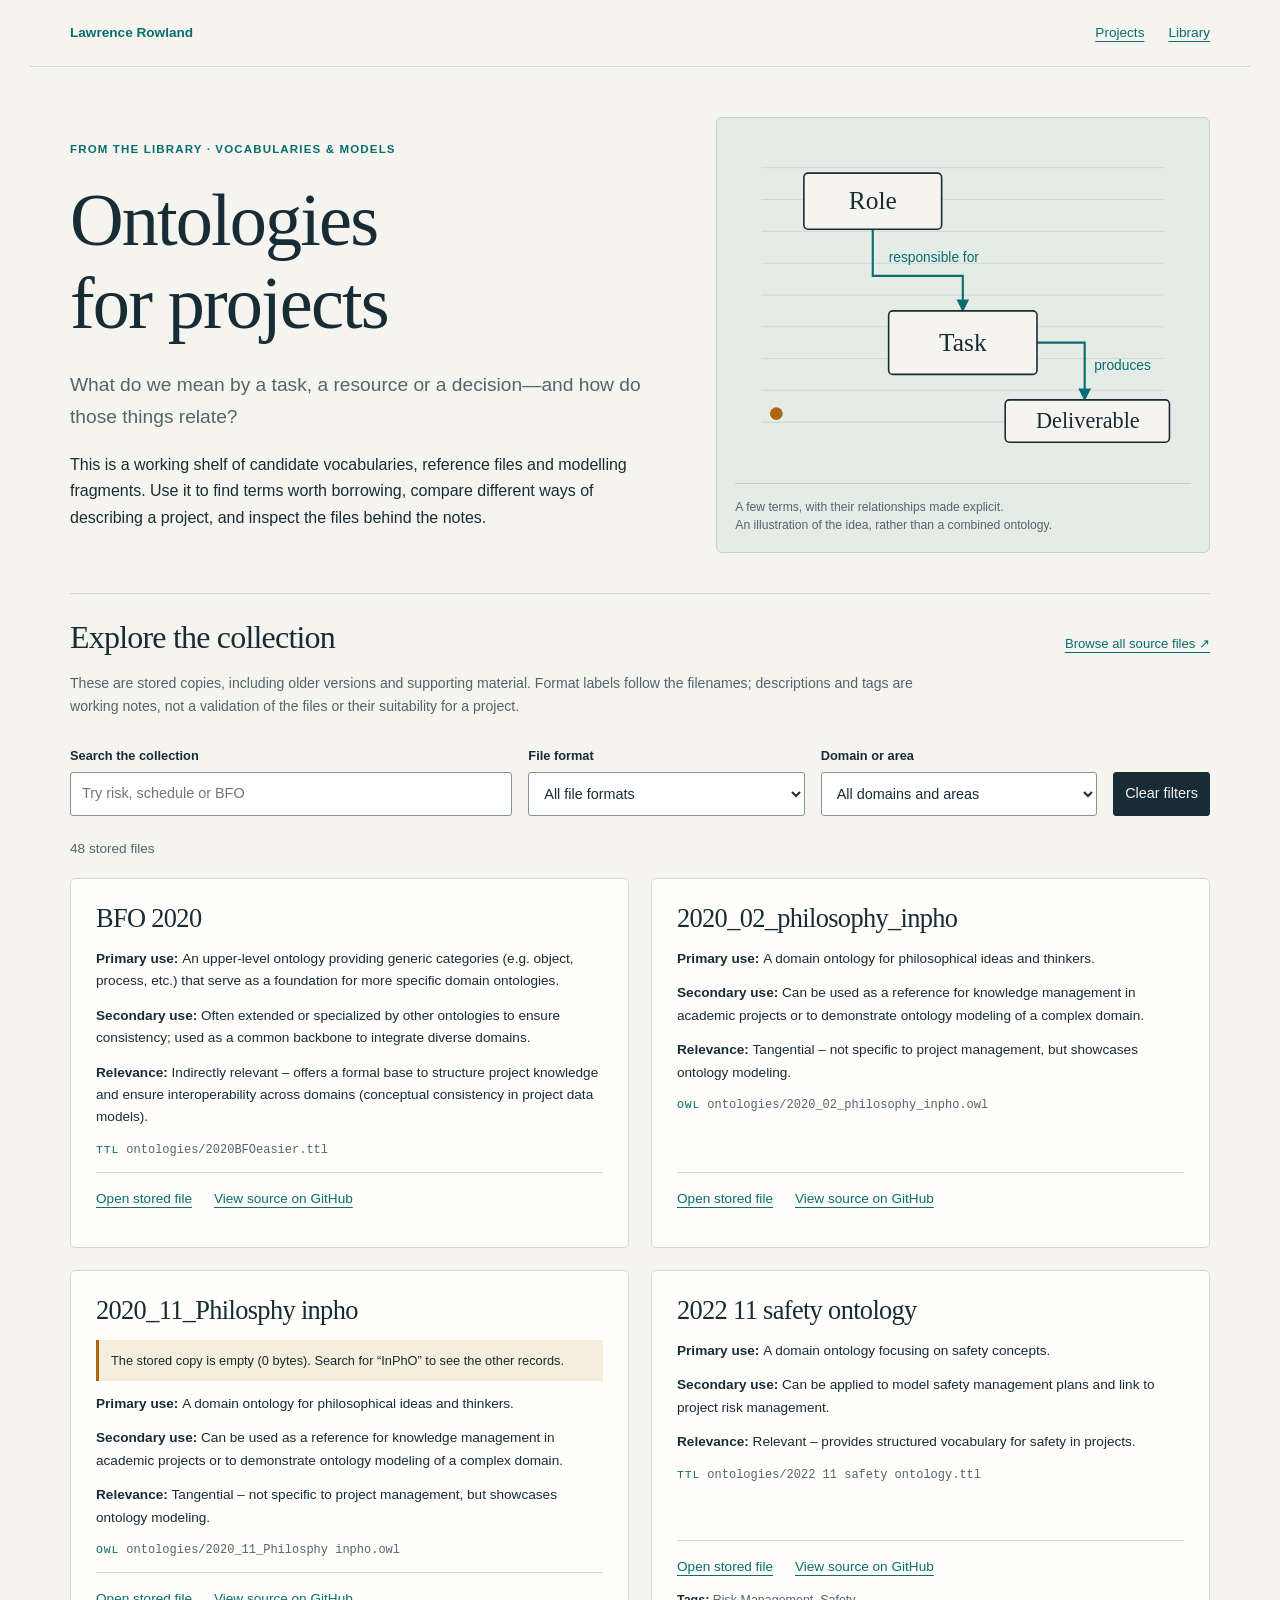
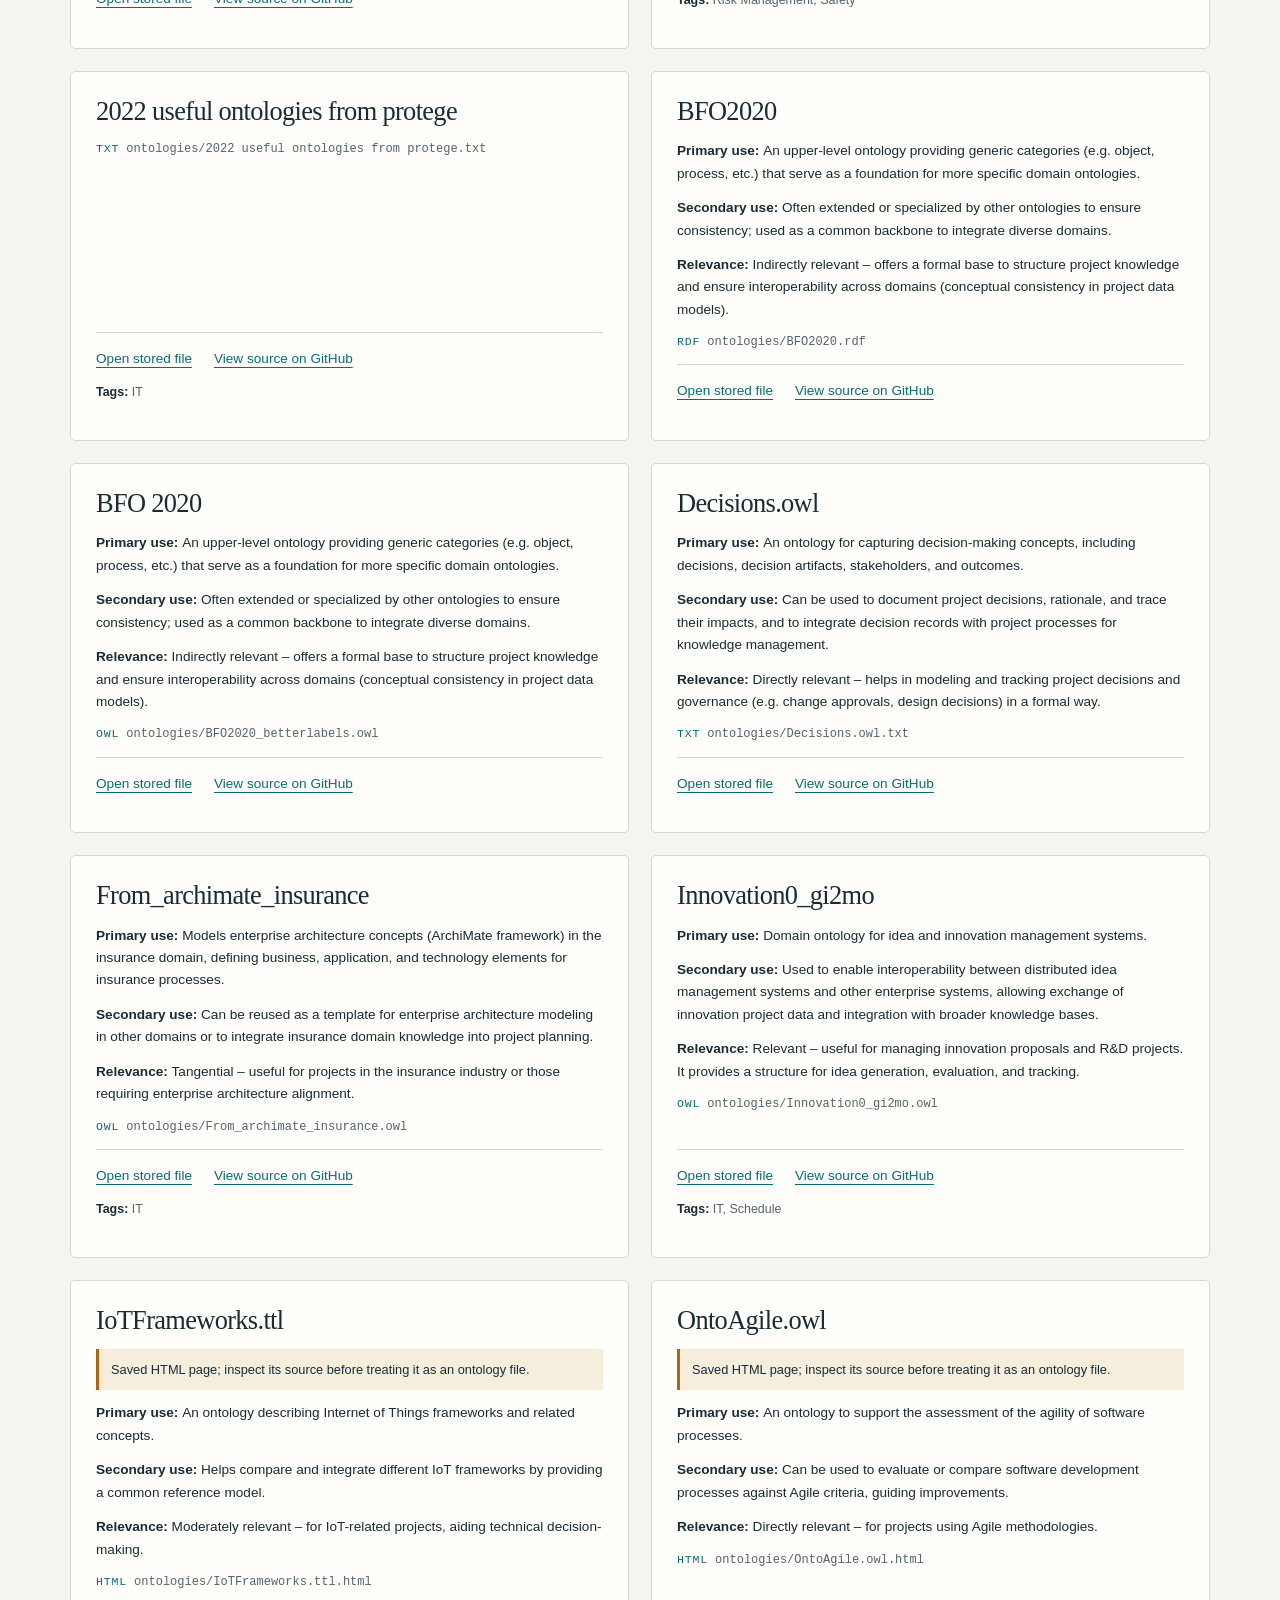
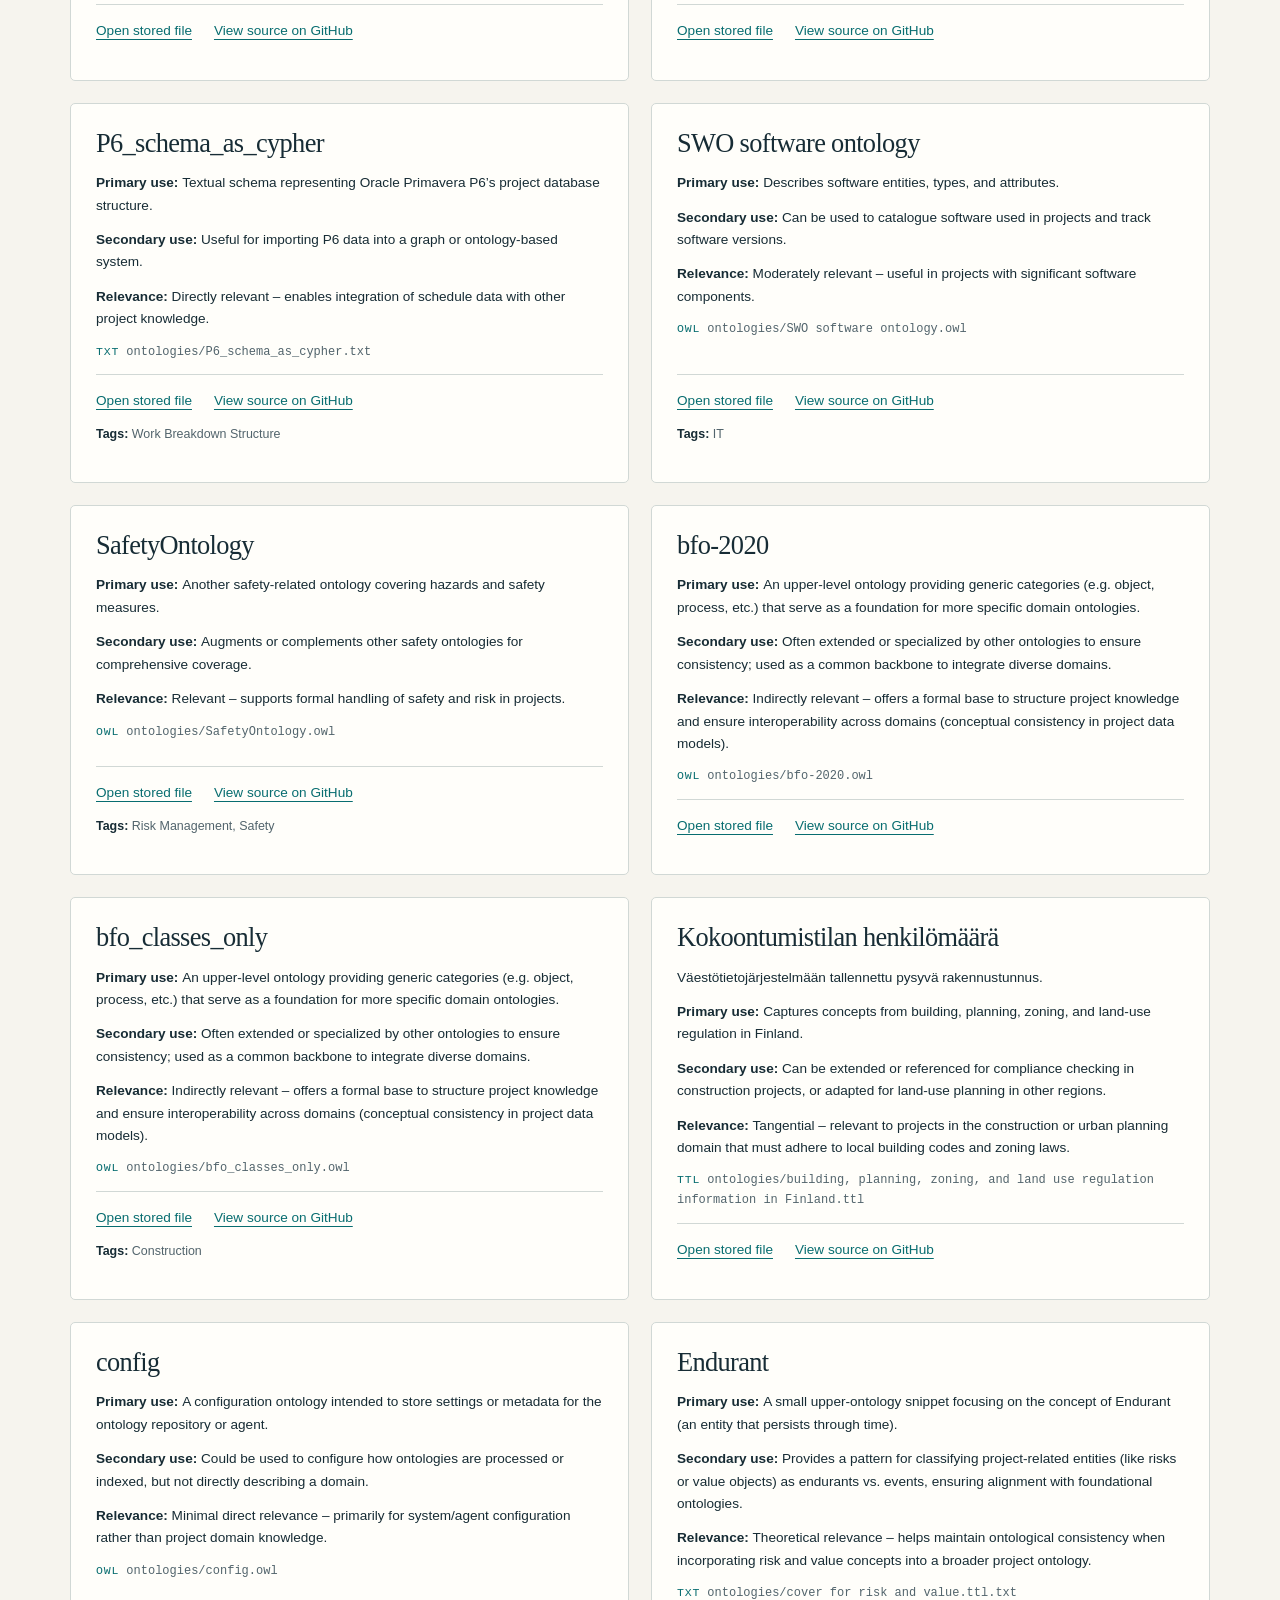
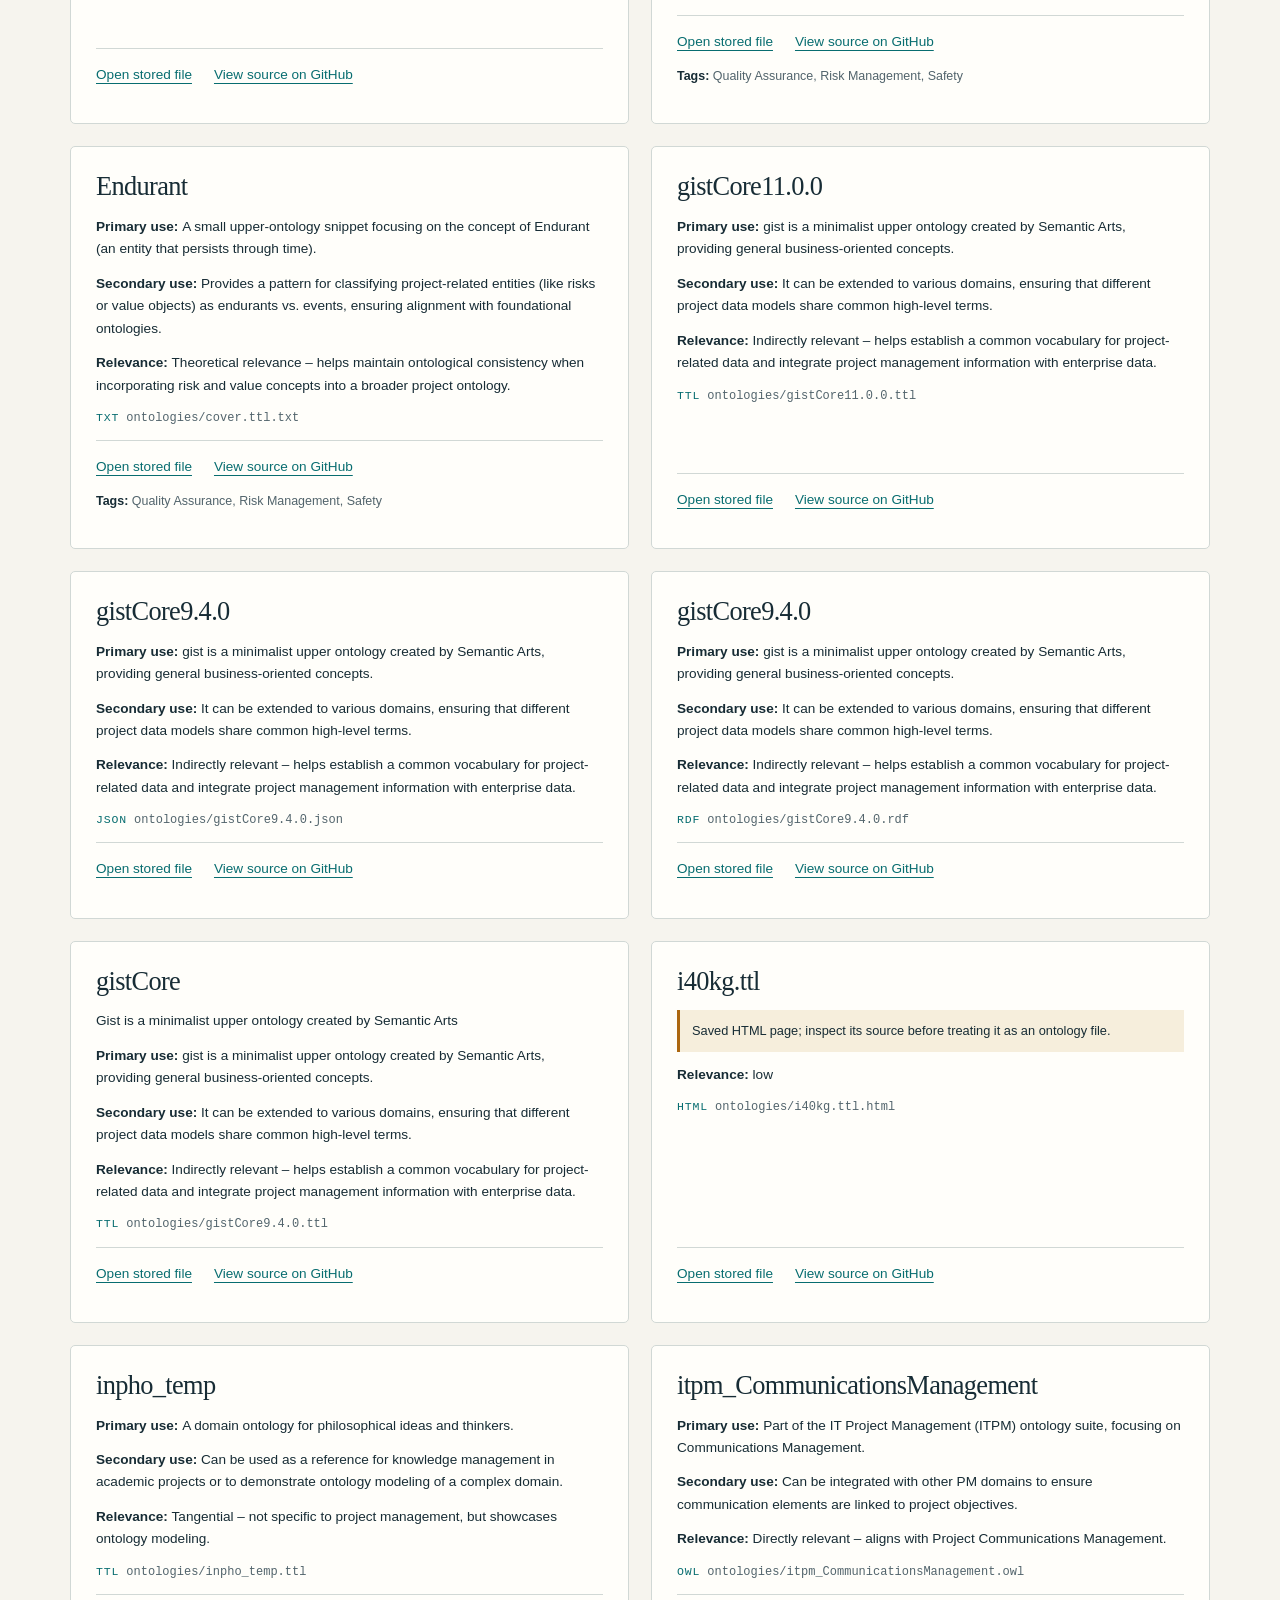
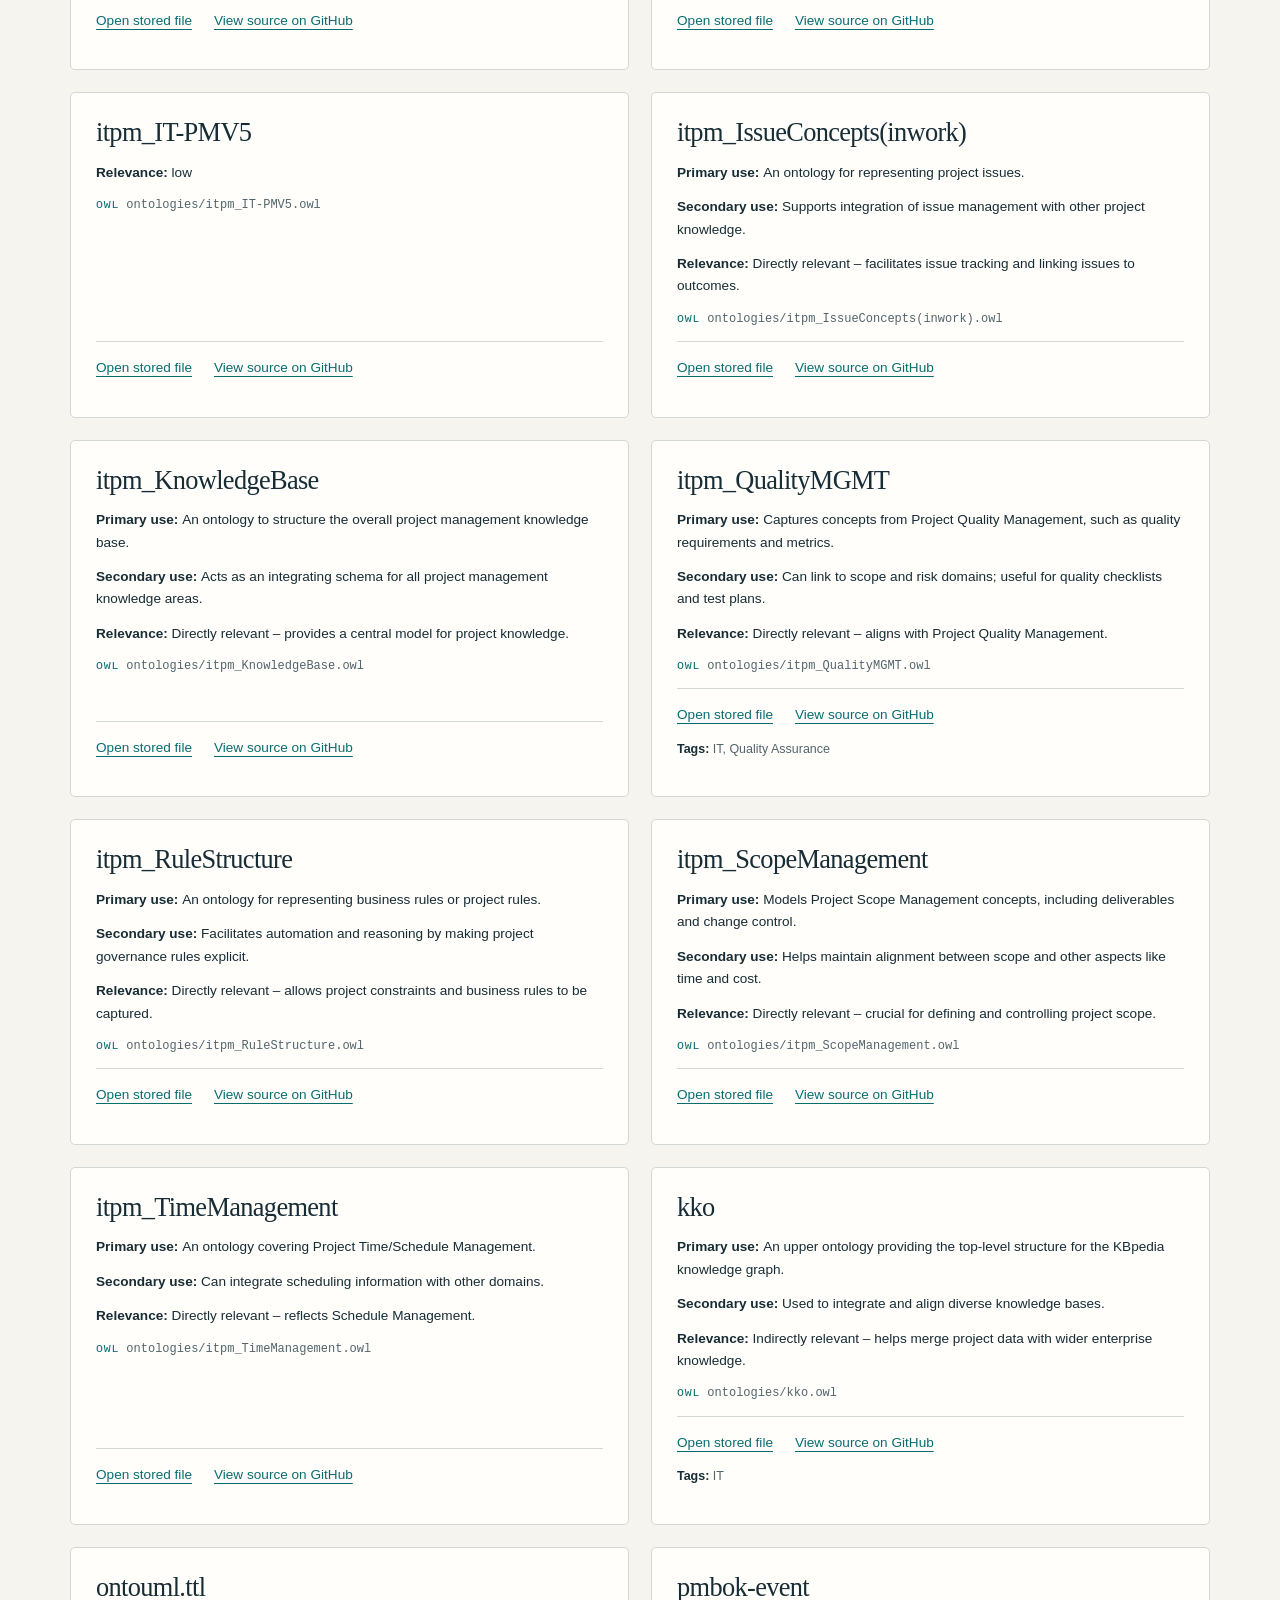
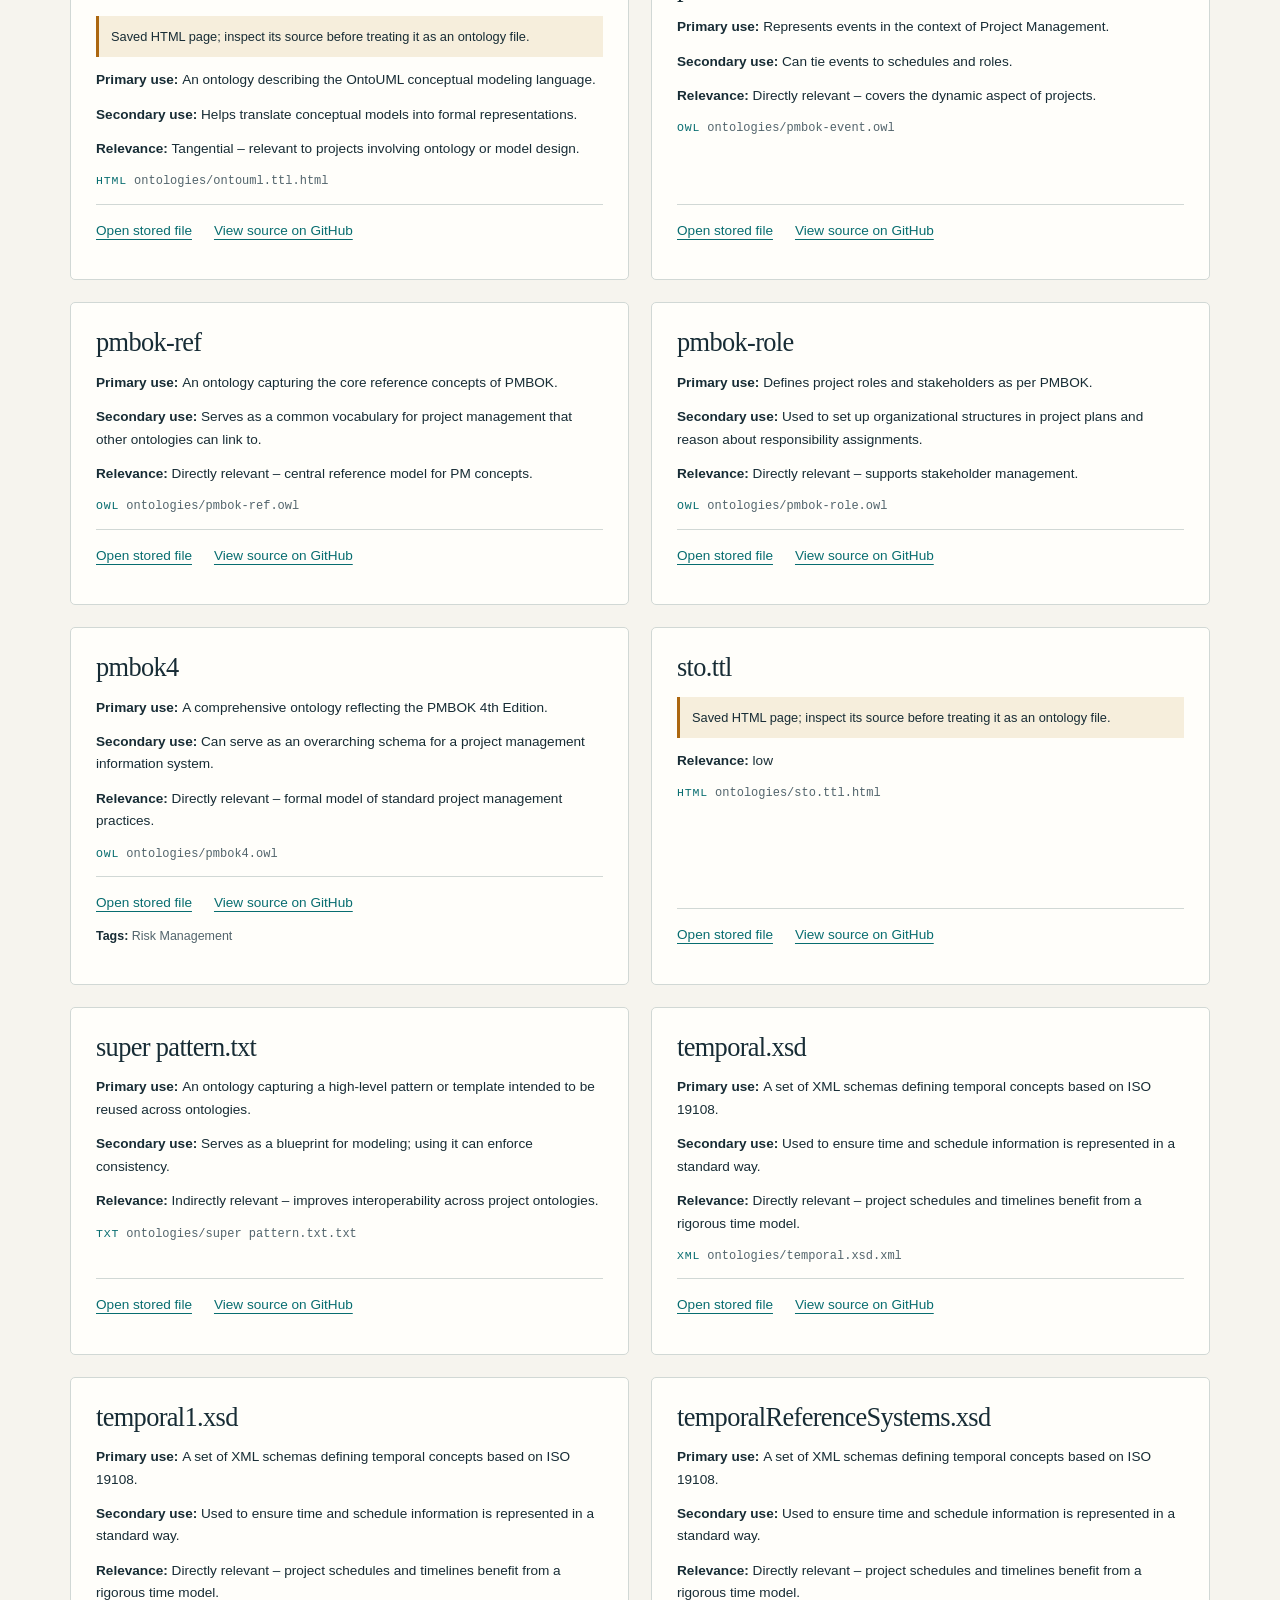
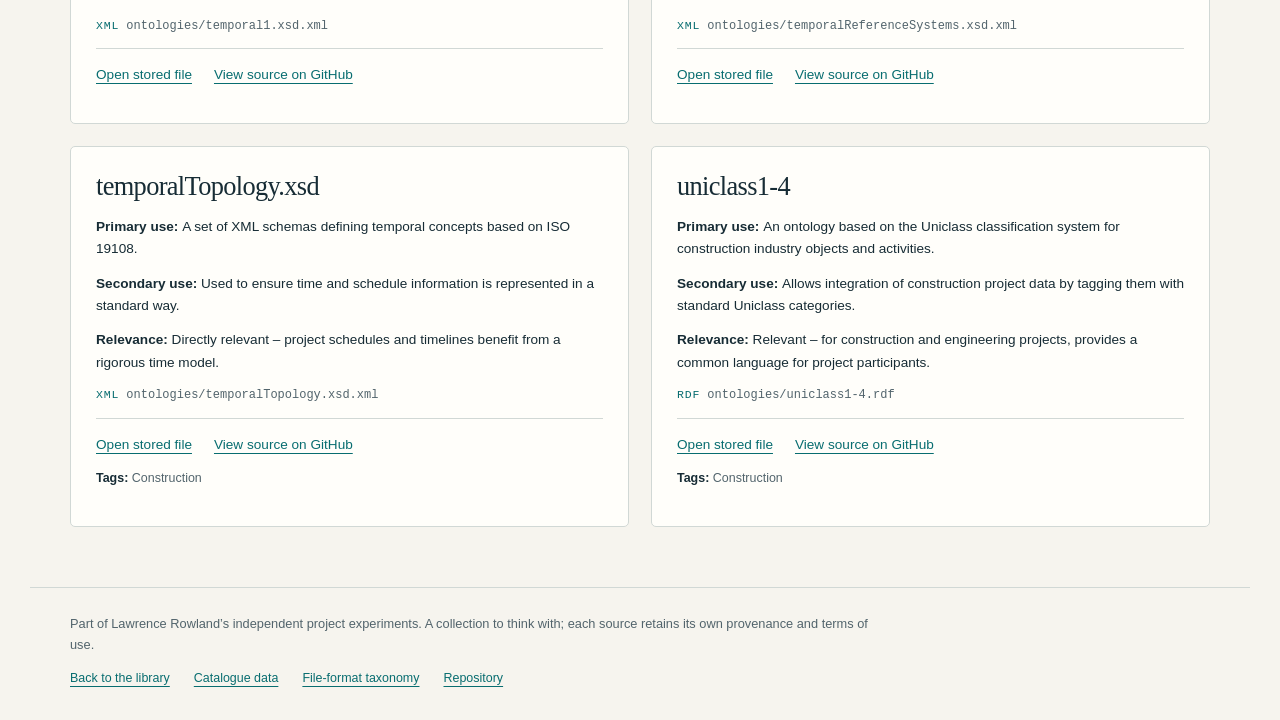
<file: docs/index.html>
<!DOCTYPE html>
<html lang="en">
<head>
  <meta charset="UTF-8">
  <meta name="viewport" content="width=device-width, initial-scale=1">
  <title>Ontologies for projects · Lawrence Rowland</title>
  <meta name="description" content="A working collection of candidate ontologies, reference files and modelling fragments for projects. Browse the notes and open the original stored files.">
  <link rel="icon" href="catalogue-mark.svg" type="image/svg+xml">
  <link rel="stylesheet" href="catalogue.css">
  <!-- Add a real Google measurement ID here if analytics is configured. -->
  <script type="application/ld+json">
  {
    "@context": "https://schema.org",
    "@type": "CollectionPage",
    "name": "Ontologies for projects",
    "description": "A working collection of candidate ontologies, reference files and modelling fragments for projects.",
    "url": "https://lawrencerowland.github.io/Ontologies-for-projects/",
    "isPartOf": {"@type": "WebSite", "name": "Lawrence Rowland — independent project experiments", "url": "https://lawrencerowland.github.io/"}
  }
  </script>
  <script defer src="catalogue.js"></script>
</head>
<body>
  <a class="skip" href="#catalogue">Skip to the catalogue</a>
  <header class="site-header">
    <a class="brand" href="https://lawrencerowland.github.io/">Lawrence Rowland</a>
    <nav aria-label="Main navigation"><a href="https://lawrencerowland.github.io/side-projects.html">Projects</a><a href="https://lawrencerowland.github.io/library.html">Library</a></nav>
  </header>
  <main>
    <section class="intro" aria-labelledby="title">
      <div>
        <p class="eyebrow">From the library · vocabularies &amp; models</p>
        <h1 id="title">Ontologies<br>for projects</h1>
        <p class="lead">What do we mean by a task, a resource or a decision—and how do those things relate?</p>
        <p>This is a working shelf of candidate vocabularies, reference files and modelling fragments. Use it to find terms worth borrowing, compare different ways of describing a project, and inspect the files behind the notes.</p>
      </div>
      <figure class="vocabulary-picture">
        <svg viewBox="0 0 430 310" role="img" aria-labelledby="picture-title picture-desc">
          <title id="picture-title">A small vocabulary connects project terms</title>
          <desc id="picture-desc">An illustrative role is responsible for a task, and that task produces a deliverable. This is a reading aid, not a model extracted from the collection.</desc>
          <defs><marker id="arrow" viewBox="0 0 10 10" refX="9" refY="5" markerWidth="6" markerHeight="6" orient="auto-start-reverse"><path d="M0 0L10 5L0 10z" fill="#086d70"/></marker></defs>
          <path d="M25 270H405M25 240H405M25 210H405M25 180H405M25 150H405M25 120H405M25 90H405M25 60H405M25 30H405" fill="none" stroke="#d1d8d5"/>
          <g stroke="#086d70" stroke-width="2" fill="none" marker-end="url(#arrow)"><path d="M130 88V132H215V165"/><path d="M285 195H330V249"/></g>
          <g fill="#f6f4ee" stroke="#172c35" stroke-width="1.5"><rect x="65" y="35" width="130" height="53" rx="4"/><rect x="145" y="165" width="140" height="60" rx="4"/><rect x="255" y="249" width="155" height="40" rx="4"/></g>
          <g fill="#172c35" font-family="Georgia, serif" font-size="24" text-anchor="middle"><text x="130" y="69">Role</text><text x="215" y="203">Task</text><text x="333" y="276" font-size="21">Deliverable</text></g>
          <g fill="#086d70" font-family="Arial, sans-serif" font-size="13"><text x="145" y="119">responsible for</text><text x="339" y="221">produces</text></g>
          <circle cx="39" cy="262" r="6" fill="#ac6710"/>
        </svg>
        <figcaption>A few terms, with their relationships made explicit.<br>An illustration of the idea, rather than a combined ontology.</figcaption>
      </figure>
    </section>
    <section class="catalogue" id="catalogue" aria-labelledby="catalogue-title" tabindex="-1">
      <div class="catalogue-heading"><h2 id="catalogue-title">Explore the collection</h2><a href="https://github.com/lawrencerowland/Ontologies-for-projects/tree/main/ontologies">Browse all source files ↗</a></div>
      <p class="collection-note">These are stored copies, including older versions and supporting material. Format labels follow the filenames; descriptions and tags are working notes, not a validation of the files or their suitability for a project.</p>
      <form class="filters" role="search" onsubmit="return false">
        <div class="search-field"><label for="filter">Search the collection</label><input type="search" id="filter" placeholder="Try risk, schedule or BFO" autocomplete="off"></div>
        <div><label for="typeFilter">File format</label><select id="typeFilter"><option value="">All formats</option></select></div>
        <div><label for="areaFilter">Domain or area</label><select id="areaFilter"><option value="">All areas</option></select></div>
        <button type="button" id="resetFilters">Clear filters</button>
      </form>
      <p class="result-count" id="resultCount" role="status" aria-live="polite">Loading the collection…</p>
      <noscript><p>The searchable cards need JavaScript. You can still <a href="https://github.com/lawrencerowland/Ontologies-for-projects/tree/main/ontologies">browse all source files on GitHub</a> or <a href="ontologies.json">read the catalogue data</a>.</p></noscript>
      <div id="cards" class="cards"></div>
    </section>
  </main>
  <footer>
    <p>Part of Lawrence Rowland’s independent project experiments. A collection to think with; each source retains its own provenance and terms of use.</p>
    <nav aria-label="Supporting links"><a href="https://lawrencerowland.github.io/library.html">Back to the library</a><a href="ontologies.json">Catalogue data</a><a href="taxonomy.ttl">File-format taxonomy</a><a href="https://github.com/lawrencerowland/Ontologies-for-projects">Repository</a></nav>
  </footer>
</body>
</html>
</file>
<file: docs/catalogue.css>
:root{--paper:#f6f4ee;--ink:#172c35;--muted:#52646c;--line:#d1d8d5;--teal:#086d70;--wash:#e5ece6;--amber:#ac6710;color-scheme:light}
*{box-sizing:border-box}body{margin:0;background:var(--paper);color:var(--ink);font:16px/1.65 Arial,sans-serif}a{color:var(--teal);text-underline-offset:4px}a:hover{text-decoration-thickness:2px}a:focus-visible,button:focus-visible,input:focus-visible,select:focus-visible,[tabindex]:focus-visible{outline:3px solid var(--amber);outline-offset:4px}h1,h2,p,figure{margin-top:0}h1,h2{font-family:Georgia,serif;font-weight:400;line-height:1.12;letter-spacing:-.025em}h1{font-size:clamp(2.8rem,5.8vw,4.7rem);margin-bottom:24px}h2{font-size:2rem}.site-header,main,footer{max-width:1220px;margin:auto;padding-inline:clamp(20px,4vw,40px)}.site-header{display:flex;justify-content:space-between;align-items:center;gap:20px;flex-wrap:wrap;padding-block:22px;border-bottom:1px solid var(--line);font-size:.85rem}.brand{font-weight:650;text-decoration:none}nav{display:flex;gap:12px 24px;flex-wrap:wrap}.skip{position:absolute;left:20px;top:-100px;background:var(--ink);color:white;padding:12px;z-index:5}.skip:focus{top:10px}.intro{display:grid;grid-template-columns:1.2fr 1fr;gap:54px;align-items:center;padding-block:50px 40px}.eyebrow{font-size:.72rem;font-weight:700;letter-spacing:.1em;text-transform:uppercase;color:var(--teal);margin-bottom:20px}.lead{font-size:1.2rem;color:var(--muted)}.intro p:last-child{margin-bottom:0}.vocabulary-picture{margin:0;background:var(--wash);border:1px solid #c4d2c8;border-radius:6px;padding:18px}.vocabulary-picture svg{display:block;width:100%;height:auto}.vocabulary-picture figcaption{font-size:.76rem;color:var(--muted);border-top:1px solid #c4d2c8;margin-top:18px;padding-top:14px;line-height:1.5}.catalogue{padding-block:26px 60px;border-top:1px solid var(--line);scroll-margin-top:20px}.catalogue-heading{display:flex;align-items:baseline;justify-content:space-between;flex-wrap:wrap;gap:10px 20px;margin-bottom:16px}.catalogue-heading h2{margin:0}.catalogue-heading a{font-size:.82rem}.collection-note{max-width:850px;color:var(--muted);font-size:.88rem}.filters{display:grid;grid-template-columns:minmax(200px,1.6fr) 1fr 1fr auto;gap:16px;align-items:end;padding-block:12px 4px}.filters>div{min-width:0}label{display:block;font-size:.8rem;font-weight:700;margin-bottom:6px}input,select,button{font:inherit;font-size:.9rem;min-height:44px;border:1px solid #82958f;border-radius:3px;padding:9px 11px;color:var(--ink);background:white}input,select{width:100%}button{cursor:pointer;background:var(--ink);color:var(--paper);border-color:var(--ink);white-space:nowrap}button:hover{background:#2f4c50}.result-count{font-size:.85rem;color:var(--muted);margin:18px 0}.cards{display:grid;grid-template-columns:repeat(2,minmax(0,1fr));gap:22px}.card{min-width:0;border:1px solid var(--line);border-radius:5px;padding:25px;background:#fffefa;display:flex;flex-direction:column}.card h2{font-size:1.65rem;overflow-wrap:anywhere;margin:0 0 14px}.card p{font-size:.85rem;margin-bottom:12px;overflow-wrap:anywhere}.card strong{color:var(--ink)}.card .file-format{font-size:.72rem;text-transform:uppercase;letter-spacing:.07em;color:var(--teal)}.card .card-file{font: .75rem/1.6 ui-monospace,SFMono-Regular,monospace;color:var(--muted);overflow-wrap:anywhere}.card .card-links{display:flex;gap:10px 22px;flex-wrap:wrap;border-top:1px solid var(--line);padding-top:15px;margin-top:auto}.card .card-tags{color:var(--muted);font-size:.78rem}.catalogue-message{grid-column:1/-1;padding:24px;border:1px dashed #82958f;border-radius:4px}footer{padding-block:25px 32px;border-top:1px solid var(--line);font-size:.8rem;color:var(--muted)}footer p{max-width:820px}footer nav{font-size:.78rem}
@media(max-width:850px){.intro{gap:25px;grid-template-columns:1.1fr 1fr}.filters{grid-template-columns:1fr 1fr}.search-field{grid-column:1/-1}.filters button{justify-self:start}.cards{gap:16px}.card{padding:20px}}
@media(max-width:600px){.intro{grid-template-columns:1fr;padding-top:32px;gap:28px}.vocabulary-picture{max-width:460px}.cards{grid-template-columns:1fr}.filters{grid-template-columns:1fr}.search-field{grid-column:auto}.catalogue-heading h2{font-size:1.8rem}}
@media print{.site-header,.skip,.filters{display:none}body{background:white}.intro{padding-top:10px}.card{break-inside:avoid}.cards{display:block}.card{margin-bottom:16px}a{color:inherit}}
.card .source-note{background:#f6eedc;border-left:3px solid var(--amber);padding:10px 12px;font-size:.8rem}
</file>
